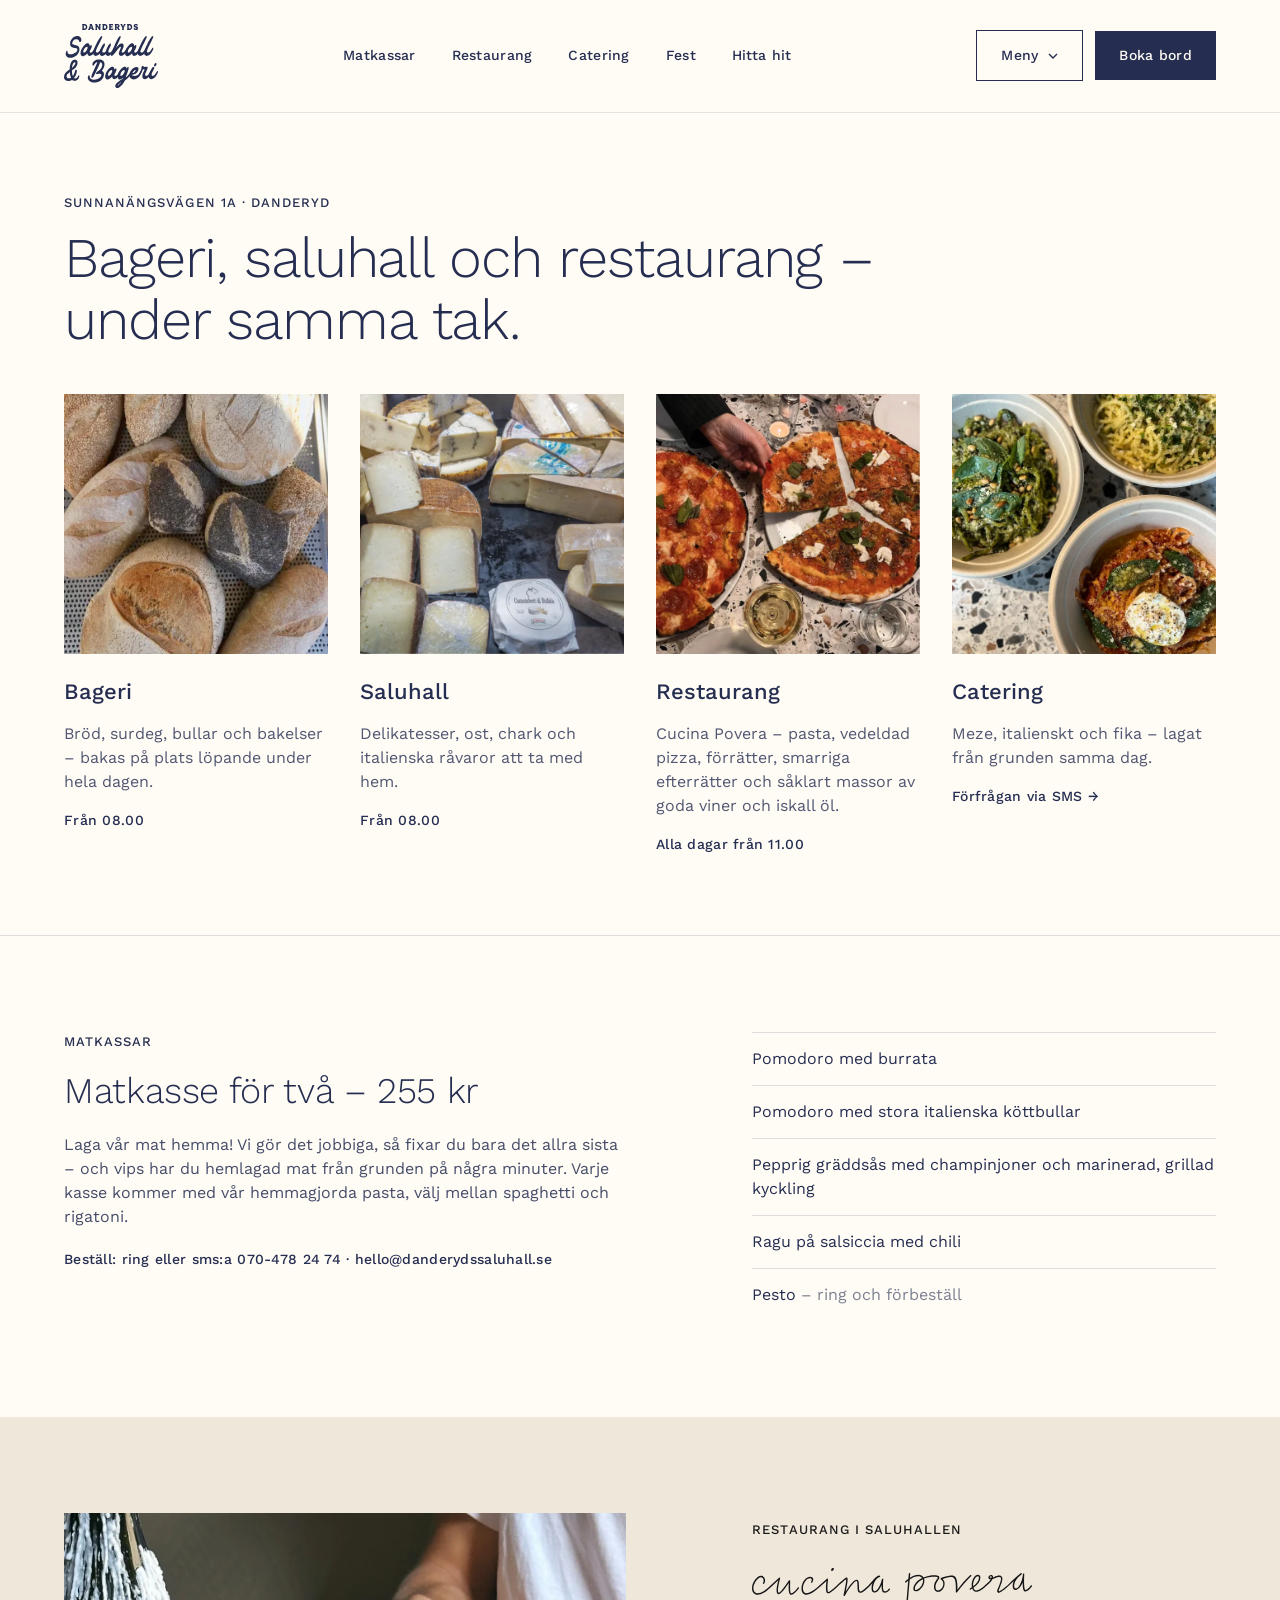
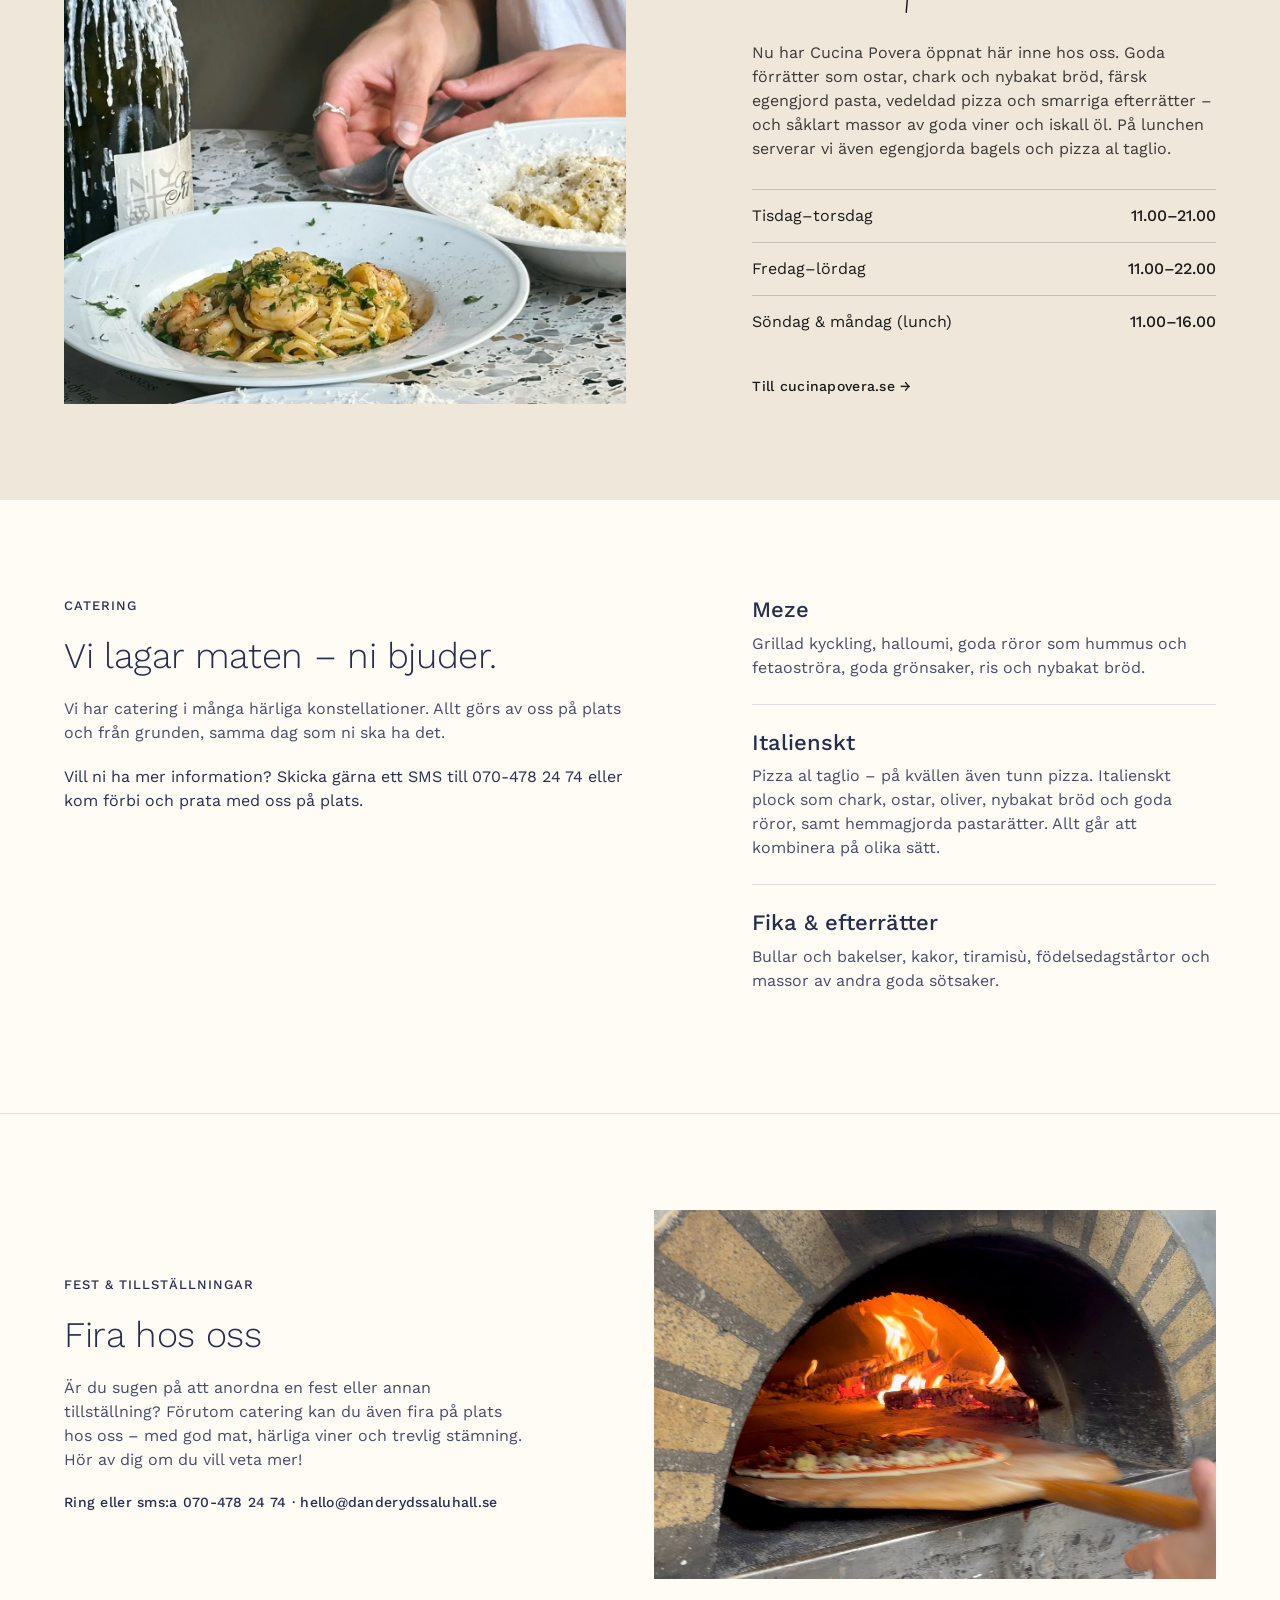
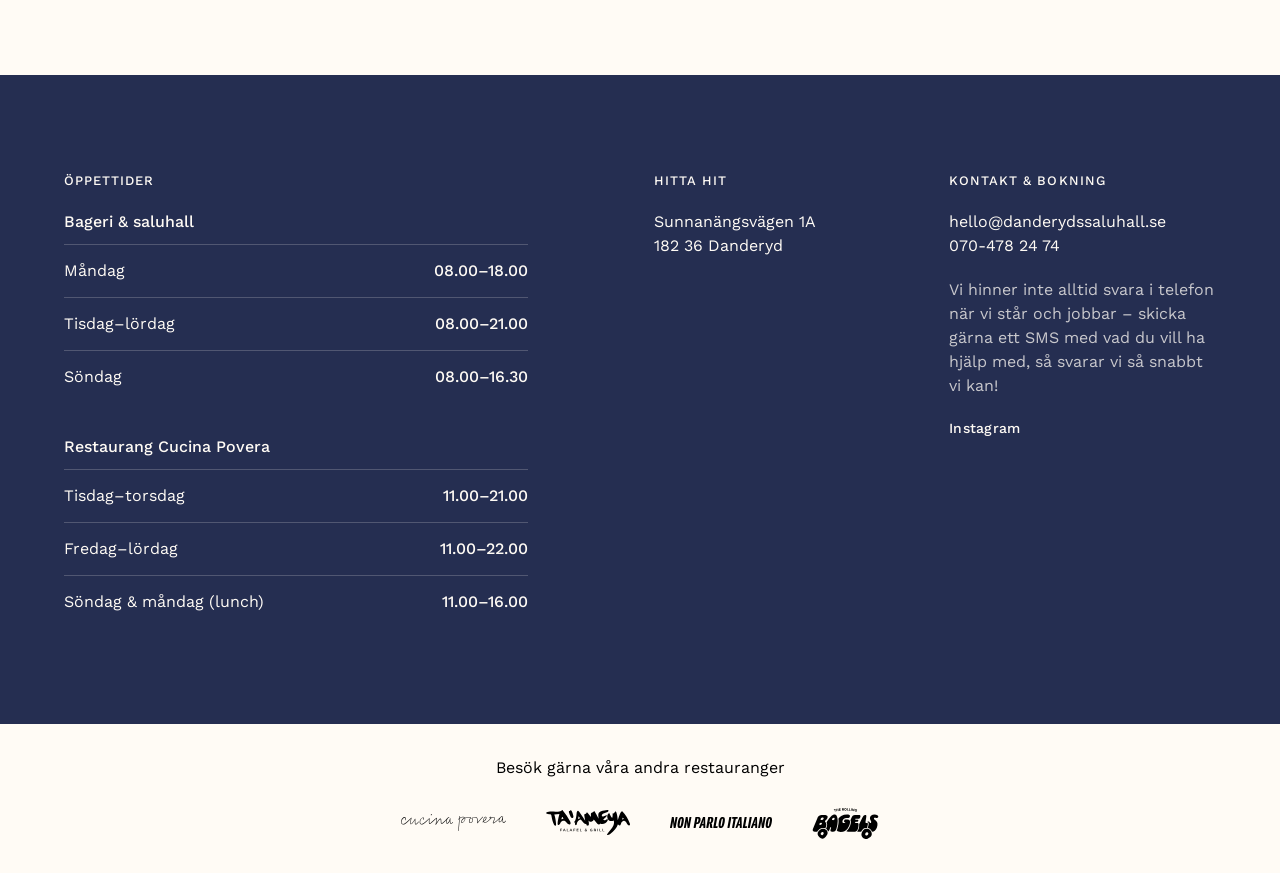
<file: index.html>
<!DOCTYPE html>
<html lang="sv">
<head>
  <meta charset="utf-8">
  <title>Danderyds Bageri &amp; Saluhall</title>
  <meta content="Bageri, saluhall och restaurang under samma tak på Sunnanängsvägen 1A i Danderyd. Matkassar, catering och fest." name="description">
  <meta content="Danderyds Bageri &amp; Saluhall" property="og:title">
  <meta content="Bageri, saluhall och restaurang under samma tak på Sunnanängsvägen 1A i Danderyd." property="og:description">
  <meta content="https://cdn.prod.website-files.com/68fa24e4e264a48908ae8956/68fa2c90abd65d5f621aa217_Frame%2064.jpg" property="og:image">
  <meta content="Danderyds Bageri &amp; Saluhall" property="twitter:title">
  <meta content="Bageri, saluhall och restaurang under samma tak på Sunnanängsvägen 1A i Danderyd." property="twitter:description">
  <meta property="og:type" content="website">
  <meta content="summary_large_image" name="twitter:card">
  <meta content="width=device-width, initial-scale=1" name="viewport">
  <!-- Döljer innehåll som tonas in först när vi vet att JS körs. Om site.js inte
       har startat intoningarna inom 3 sekunder visas allt direkt i stället. -->
  <script>
    document.documentElement.classList.add('js');
    setTimeout(function () {
      if (!document.documentElement.classList.contains('reveal-ready')) document.documentElement.classList.remove('js');
    }, 3000);
  </script>
  <link href="https://fonts.googleapis.com" rel="preconnect">
  <link href="https://fonts.gstatic.com" rel="preconnect" crossorigin="anonymous">
  <link href="https://fonts.googleapis.com/css2?family=Work+Sans:wght@300;400;500&amp;display=swap" rel="stylesheet">
  <link href="css/site.css?v=7" rel="stylesheet">
  <link href="images/favicon.png" rel="shortcut icon" type="image/x-icon">
  <link href="images/webclip.png" rel="apple-touch-icon">
  <script src="js/site.js?v=4" defer></script>
</head>
<body>
  <header class="nav">
    <div class="container nav_inner">
      <a href="#top" class="nav_logo brand-logo" aria-label="Danderyds Bageri &amp; Saluhall – till toppen">
        <img src="images/v2/logo-saluhall-bageri.svg" alt="" class="brand-logo_main">
        <img src="images/v2/logo-danderyds.svg" alt="" class="brand-logo_top">
      </a>

      <nav class="nav_links" aria-label="Sidans delar">
        <a href="#matkassar" class="nav_link">Matkassar</a>
        <a href="#restaurang" class="nav_link">Restaurang</a>
        <a href="#catering" class="nav_link">Catering</a>
        <a href="#fest" class="nav_link">Fest</a>
        <a href="#hitta-hit" class="nav_link">Hitta hit</a>
      </nav>

      <div class="nav_right">
        <div class="nav_menu">
          <button type="button" class="button is-outline nav_menu-button" aria-expanded="false" aria-controls="meny-dropdown" data-dropdown-toggle>
            Meny
            <img src="images/v2/chevron.svg" alt="" width="10" height="6" class="nav_chevron">
          </button>
          <div class="nav_dropdown" id="meny-dropdown" hidden>
            <a href="documents/lunchmeny.pdf" target="_blank" rel="noopener" class="nav_dropdown-link">Lunchmeny</a>
            <a href="documents/middagsmeny.pdf" target="_blank" rel="noopener" class="nav_dropdown-link">Middagsmeny</a>
          </div>
        </div>
        <a href="#kontakt" class="button nav_book">Boka bord</a>
        <button type="button" class="nav_burger" aria-expanded="false" aria-controls="mobilmeny" aria-label="Öppna meny" data-mobile-toggle>
          <span class="nav_burger-bar"></span>
          <span class="nav_burger-bar"></span>
          <span class="nav_burger-bar"></span>
        </button>
      </div>
    </div>

    <div class="mobile-menu" id="mobilmeny" hidden>
      <nav class="mobile-menu_links" aria-label="Meny">
        <a href="#matkassar" class="mobile-menu_link">Matkassar <span aria-hidden="true">→</span></a>
        <a href="#restaurang" class="mobile-menu_link">Restaurang <span aria-hidden="true">→</span></a>
        <a href="#catering" class="mobile-menu_link">Catering <span aria-hidden="true">→</span></a>
        <a href="#fest" class="mobile-menu_link">Fest <span aria-hidden="true">→</span></a>
        <a href="#hitta-hit" class="mobile-menu_link">Hitta hit <span aria-hidden="true">→</span></a>
        <a href="documents/lunchmeny.pdf" target="_blank" rel="noopener" class="mobile-menu_link">Lunchmeny <span aria-hidden="true">→</span></a>
        <a href="documents/middagsmeny.pdf" target="_blank" rel="noopener" class="mobile-menu_link">Middagsmeny <span aria-hidden="true">→</span></a>
      </nav>
      <div class="mobile-menu_contact">
        <a href="mailto:hello@danderydssaluhall.se" class="text-link">hello@danderydssaluhall.se</a>
        <a href="tel:+46704782474" class="text-link">070-478 24 74</a>
      </div>
    </div>
  </header>

  <!-- "#top" utan element med det id:t går till sidans topp -->
  <main>
    <section class="hero">
      <div class="container">
        <div class="hero_heading">
          <p class="eyebrow" data-reveal="up">Sunnanängsvägen 1A · Danderyd</p>
          <h1 class="heading-xl" data-reveal="up">Bageri, saluhall och restaurang – under samma tak.</h1>
        </div>

        <div class="hero_cards">
          <article class="hero_card" data-reveal="card">
            <picture class="hero_card-image">
              <source media="(max-width: 767px)" srcset="images/v2/bageri-mobil.webp">
              <img src="images/v2/bageri.webp" alt="Nybakade surdegsbröd på en plåt" class="is-bottom">
            </picture>
            <div class="hero_card-text">
              <h2 class="hero_card-title">Bageri</h2>
              <p class="hero_card-body">Bröd, surdeg, bullar och bakelser – bakas på plats löpande under hela dagen.</p>
              <p class="text-small">Från 08.00</p>
            </div>
          </article>

          <article class="hero_card" data-reveal="card">
            <picture class="hero_card-image">
              <img src="images/v2/saluhall.webp" alt="Ostar och delikatesser i saluhallen">
            </picture>
            <div class="hero_card-text">
              <h2 class="hero_card-title">Saluhall</h2>
              <p class="hero_card-body">Delikatesser, ost, chark och italienska råvaror att ta med hem.</p>
              <p class="text-small">Från 08.00</p>
            </div>
          </article>

          <article class="hero_card" data-reveal="card">
            <picture class="hero_card-image">
              <img src="images/v2/restaurang.webp" alt="Pizza och förrätter på Cucina Povera">
            </picture>
            <div class="hero_card-text">
              <h2 class="hero_card-title">Restaurang</h2>
              <p class="hero_card-body">Cucina Povera – pasta, vedeldad pizza, förrätter, smarriga efterrätter och såklart massor av goda viner och iskall öl.</p>
              <p class="text-small">Alla dagar från 11.00</p>
            </div>
          </article>

          <article class="hero_card" data-reveal="card">
            <picture class="hero_card-image">
              <img src="images/v2/catering.webp" alt="Tre skålar med hemmagjord pasta">
            </picture>
            <div class="hero_card-text">
              <h2 class="hero_card-title">Catering</h2>
              <p class="hero_card-body">Meze, italienskt och fika – lagat från grunden samma dag.</p>
              <a href="sms:+46704782474" class="text-small link-arrow"><span class="link-arrow_text">Förfrågan via SMS</span> <span class="link-arrow_icon" aria-hidden="true">→</span></a>
            </div>
          </article>
        </div>
      </div>
    </section>

    <section class="section has-border" id="matkassar">
      <div class="container split">
        <div class="stack">
          <p class="eyebrow" data-reveal="up">Matkassar</p>
          <h2 class="heading-l" data-reveal="up">Matkasse för två – 255 kr</h2>
          <p class="text-muted" data-reveal="up">Laga vår mat hemma! Vi gör det jobbiga, så fixar du bara det allra sista – och vips har du hemlagad mat från grunden på några minuter. Varje kasse kommer med vår hemmagjorda pasta, välj mellan spaghetti och rigatoni.</p>
          <p class="text-small" data-reveal="up">Beställ: ring eller sms:a <a href="tel:+46704782474" class="text-link">070-478 24 74</a> · <a href="mailto:hello@danderydssaluhall.se" class="text-link">hello@danderydssaluhall.se</a></p>
        </div>

        <ul class="rows" aria-label="Såser" data-reveal="lines">
          <li class="rows_row">Pomodoro med burrata</li>
          <li class="rows_row">Pomodoro med stora italienska köttbullar</li>
          <li class="rows_row">Pepprig gräddsås med champinjoner och marinerad, grillad kyckling</li>
          <li class="rows_row">Ragu på salsiccia med chili</li>
          <li class="rows_row">
            <span>Pesto <span class="rows_note">– ring och förbeställ</span></span>
          </li>
        </ul>
      </div>
    </section>

    <section class="section is-beige" id="restaurang">
      <div class="container split is-center">
        <div class="restaurant_image" data-reveal="image">
          <img src="images/v2/cucina-povera-restaurang.webp" alt="Pasta med räkor på Cucina Povera" loading="lazy">
        </div>

        <div class="stack restaurant_text">
          <p class="eyebrow" data-reveal="up">Restaurang i saluhallen</p>
          <div class="cp-logo" role="img" aria-label="Cucina Povera" data-reveal="up">
            <img src="images/v2/cucina-povera-logo-1.svg" alt="" class="cp-logo_a">
            <img src="images/v2/cucina-povera-logo-2.svg" alt="" class="cp-logo_b">
          </div>
          <p class="text-muted" data-reveal="up">Nu har Cucina Povera öppnat här inne hos oss. Goda förrätter som ostar, chark och nybakat bröd, färsk egengjord pasta, vedeldad pizza och smarriga efterrätter – och såklart massor av goda viner och iskall öl. På lunchen serverar vi även egengjorda bagels och pizza al taglio.</p>
          <dl class="rows" data-reveal="lines">
            <div class="rows_row">
              <dt>Tisdag–torsdag</dt>
              <dd>11.00–21.00</dd>
            </div>
            <div class="rows_row">
              <dt>Fredag–lördag</dt>
              <dd>11.00–22.00</dd>
            </div>
            <div class="rows_row">
              <dt>Söndag &amp; måndag (lunch)</dt>
              <dd>11.00–16.00</dd>
            </div>
          </dl>
          <a href="https://www.cucinapovera.se" target="_blank" rel="noopener" class="text-small link-arrow" data-reveal="up"><span class="link-arrow_text">Till cucinapovera.se</span> <span class="link-arrow_icon" aria-hidden="true">→</span></a>
        </div>
      </div>
    </section>

    <section class="section" id="catering">
      <div class="container split">
        <div class="stack">
          <p class="eyebrow" data-reveal="up">Catering</p>
          <h2 class="heading-l" data-reveal="up">Vi lagar maten – ni bjuder.</h2>
          <p class="text-muted" data-reveal="up">Vi har catering i många härliga konstellationer. Allt görs av oss på plats och från grunden, samma dag som ni ska ha det.</p>
          <p data-reveal="up">Vill ni ha mer information? Skicka gärna ett SMS till <a href="sms:+46704782474" class="text-link">070-478 24 74</a> eller kom förbi och prata med oss på plats.</p>
        </div>

        <div class="packages" data-reveal="lines">
          <div class="packages_item">
            <h3 class="heading-s">Meze</h3>
            <p class="text-muted">Grillad kyckling, halloumi, goda röror som hummus och fetaoströra, goda grönsaker, ris och nybakat bröd.</p>
          </div>
          <div class="packages_item">
            <h3 class="heading-s">Italienskt</h3>
            <p class="text-muted">Pizza al taglio – på kvällen även tunn pizza. Italienskt plock som chark, ostar, oliver, nybakat bröd och goda röror, samt hemmagjorda pastarätter. Allt går att kombinera på olika sätt.</p>
          </div>
          <div class="packages_item">
            <h3 class="heading-s">Fika &amp; efterrätter</h3>
            <p class="text-muted">Bullar och bakelser, kakor, tiramisù, födelsedagstårtor och massor av andra goda sötsaker.</p>
          </div>
        </div>
      </div>
    </section>

    <section class="section has-border" id="fest">
      <div class="container split is-reverse is-center">
        <div class="stack">
          <p class="eyebrow" data-reveal="up">Fest &amp; tillställningar</p>
          <h2 class="heading-l" data-reveal="up">Fira hos oss</h2>
          <p class="text-muted" data-reveal="up">Är du sugen på att anordna en fest eller annan tillställning? Förutom catering kan du även fira på plats hos oss – med god mat, härliga viner och trevlig stämning. Hör av dig om du vill veta mer!</p>
          <p class="text-small" data-reveal="up">Ring eller sms:a <a href="tel:+46704782474" class="text-link">070-478 24 74</a> · <a href="mailto:hello@danderydssaluhall.se" class="text-link">hello@danderydssaluhall.se</a></p>
        </div>

        <div class="party_image" data-reveal="image">
          <video src="images/v2/fest.mp4" poster="images/v2/fest-poster.jpg" autoplay muted loop playsinline preload="auto" aria-hidden="true"></video>
        </div>
      </div>
    </section>

    <section class="section is-navy" id="kontakt">
      <div class="container contact">
        <div class="stack">
          <h2 class="eyebrow" data-reveal="up">Öppettider</h2>
          <div class="hours">
            <h3 class="hours_heading" data-reveal="up">Bageri &amp; saluhall</h3>
            <dl class="rows" data-reveal="lines">
              <div class="rows_row">
                <dt>Måndag</dt>
                <dd>08.00–18.00</dd>
              </div>
              <div class="rows_row">
                <dt>Tisdag–lördag</dt>
                <dd>08.00–21.00</dd>
              </div>
              <div class="rows_row">
                <dt>Söndag</dt>
                <dd>08.00–16.30</dd>
              </div>
            </dl>
            <h3 class="hours_heading" data-reveal="up">Restaurang Cucina Povera</h3>
            <dl class="rows" data-reveal="lines">
              <div class="rows_row">
                <dt>Tisdag–torsdag</dt>
                <dd>11.00–21.00</dd>
              </div>
              <div class="rows_row">
                <dt>Fredag–lördag</dt>
                <dd>11.00–22.00</dd>
              </div>
              <div class="rows_row">
                <dt>Söndag &amp; måndag (lunch)</dt>
                <dd>11.00–16.00</dd>
              </div>
            </dl>
          </div>
        </div>

        <div class="stack contact_find" id="hitta-hit">
          <h2 class="eyebrow" data-reveal="up">Hitta hit</h2>
          <a href="https://share.google/jYJMbPsp9qEdQGyt3" target="_blank" rel="noopener" class="link-lines" data-reveal="up"><span class="text-link">Sunnanängsvägen 1A<br>182 36 Danderyd</span></a>
        </div>

        <div class="stack contact_reach">
          <h2 class="eyebrow" data-reveal="up">Kontakt &amp; bokning</h2>
          <p data-reveal="up">
            <a href="mailto:hello@danderydssaluhall.se" class="text-link">hello@danderydssaluhall.se</a><br>
            <a href="tel:+46704782474" class="text-link">070-478 24 74</a>
          </p>
          <p class="text-muted" data-reveal="up">Vi hinner inte alltid svara i telefon när vi står och jobbar – skicka gärna ett SMS med vad du vill ha hjälp med, så svarar vi så snabbt vi kan!</p>
          <a href="https://www.instagram.com/danderydssaluhall/" target="_blank" rel="noopener" class="text-small text-link" data-reveal="up">Instagram</a>
        </div>
      </div>
    </section>
  </main>

  <footer class="restaurant-banner">
    <p class="restaurant-banner_heading" data-reveal="up">Besök gärna våra andra restauranger</p>
    <div class="restaurant-banner_logos" data-reveal="up">
      <a href="https://www.cucinapovera.se" target="_blank" rel="noopener" class="restaurant-banner_link restaurant-banner_logo-cucina" aria-label="Cucina Povera">
        <img src="images/v2/banner-cucina-povera-1.svg" alt="" class="cp-logo_a">
        <img src="images/v2/banner-cucina-povera-2.svg" alt="" class="cp-logo_b">
      </a>
      <a href="https://www.taameya.se" target="_blank" rel="noopener" class="restaurant-banner_link"><img src="images/v2/banner-taameya.svg" alt="Ta'ameya Falafel &amp; Grill" width="84" height="25"></a>
      <a href="https://www.nonparloitaliano.se" target="_blank" rel="noopener" class="restaurant-banner_link"><img src="images/v2/banner-non-parlo-italiano.svg" alt="Non Parlo Italiano" width="102" height="11"></a>
      <a href="https://www.instagram.com/therollingbagels/" target="_blank" rel="noopener" class="restaurant-banner_link"><img src="images/v2/banner-rolling-bagels.svg" alt="The Rolling Bagels – Instagram" width="67" height="37"></a>
    </div>
  </footer>
</body>
</html>
</file>
<file: css/site.css>
/* Danderyds Bageri & Saluhall – startsida v2 (Figma: Real Food Company, Frame 65)
   Desktop följer 1440-ramen, mobil följer 390-ramen. Mellanlägen skalar proportionerligt. */

:root {
  --navy: #252e51;
  --cream: #fffbf5;
  --beige: #efe7da;
  --ink: #1a1a1a;

  --gutter: 64px;
  --section-y: 96px;
  --nav-h: 113px;

  /* Lugn inbromsning, ingen studs */
  --ease: cubic-bezier(0.22, 1, 0.36, 1);

  /* Färger per sektion, skrivs över av .is-beige och .is-navy */
  --text: var(--navy);
  --muted: rgba(37, 46, 81, 0.85);
  --line: rgba(37, 46, 81, 0.15);
}

*,
*::before,
*::after {
  box-sizing: border-box;
}

html {
  scroll-behavior: smooth;
  scroll-padding-top: 16px;
}

@media (prefers-reduced-motion: reduce) {
  html {
    scroll-behavior: auto;
  }

  *,
  *::before,
  *::after {
    transition-duration: 0.01ms !important;
    transition-delay: 0ms !important;
  }
}

body {
  margin: 0;
  background-color: var(--cream);
  color: var(--text);
  font-family: "Work Sans", system-ui, sans-serif;
  font-size: 16px;
  font-weight: 400;
  line-height: 1.5;
  -webkit-font-smoothing: antialiased;
  -moz-osx-font-smoothing: grayscale;
  text-rendering: optimizeLegibility;
}

body.is-locked {
  overflow: hidden;
}

h1,
h2,
h3,
p,
ul,
dl,
dd {
  margin: 0;
}

ul {
  padding: 0;
  list-style: none;
}

img {
  display: block;
  max-width: 100%;
}

a {
  color: inherit;
  text-decoration: none;
}

button {
  font: inherit;
  color: inherit;
}

:focus-visible {
  outline: 2px solid currentColor;
  outline-offset: 3px;
}

/* ---------- Layout ---------- */

.container {
  width: 100%;
  max-width: calc(1312px + 2 * var(--gutter));
  margin-inline: auto;
  padding-inline: var(--gutter);
}

.section {
  padding-block: var(--section-y);
  color: var(--text);
}

.section.has-border {
  border-top: 1px solid var(--line);
}

.section.is-beige {
  --text: var(--ink);
  --muted: rgba(26, 26, 26, 0.85);
  --line: rgba(26, 26, 26, 0.2);
  background-color: var(--beige);
}

.section.is-navy {
  --text: var(--cream);
  --muted: rgba(255, 251, 245, 0.75);
  --line: rgba(255, 251, 245, 0.2);
  background-color: var(--navy);
}

/* Två kolumner 640 / 528 med 144 emellan vid 1312 bredd */
.split {
  display: grid;
  grid-template-columns: minmax(0, 640fr) minmax(0, 528fr);
  column-gap: 10.975%;
  align-items: start;
}

.split.is-center {
  align-items: center;
}

.split.is-reverse {
  grid-template-columns: minmax(0, 528fr) minmax(0, 640fr);
}

.stack {
  display: flex;
  flex-direction: column;
  align-items: flex-start;
  row-gap: 20px;
}

/* ---------- Typografi ---------- */

.eyebrow {
  font-size: 13px;
  font-weight: 500;
  line-height: 1.5;
  letter-spacing: 0.08em;
  text-transform: uppercase;
}

.heading-xl {
  font-size: 56px;
  font-weight: 300;
  line-height: 1.1;
  letter-spacing: -0.02em;
}

.heading-l {
  font-size: 36px;
  font-weight: 300;
  line-height: 1.15;
  letter-spacing: -0.01em;
}

.heading-s {
  font-size: 22px;
  font-weight: 500;
  line-height: 1.25;
}

.text-muted {
  color: var(--muted);
}

.text-small {
  font-size: 14px;
  font-weight: 500;
  line-height: 1.5;
  letter-spacing: 0.02em;
}

/* Understrykning som dras fram från vänster */
.text-link,
.nav_link,
.link-arrow_text {
  background-image: linear-gradient(currentColor, currentColor);
  background-position: 0 100%;
  background-repeat: no-repeat;
  background-size: 0 1px;
  -webkit-box-decoration-break: clone;
  box-decoration-break: clone;
  transition: background-size 0.5s var(--ease);
}

.text-link:hover,
.nav_link:hover,
.link-arrow:hover .link-arrow_text,
.link-lines:hover .text-link {
  background-size: 100% 1px;
}

.link-arrow_icon {
  display: inline-block;
  transition: transform 0.5s var(--ease);
}

.link-arrow:hover .link-arrow_icon {
  transform: translateX(4px);
}

/* ---------- Knappar ---------- */

.button {
  display: inline-flex;
  align-items: center;
  column-gap: 10px;
  padding: 14px 24px;
  border: 0;
  background-color: var(--navy);
  color: var(--cream);
  font-size: 14px;
  font-weight: 500;
  line-height: 1.5;
  letter-spacing: 0.02em;
  white-space: nowrap;
  cursor: pointer;
  transition: background-color 0.35s var(--ease);
}

.button:hover {
  background-color: #1b2240;
}

.button.is-outline {
  border: 1px solid var(--navy);
  background-color: transparent;
  color: var(--navy);
}

.button.is-outline:hover,
.button.is-outline[aria-expanded="true"] {
  background-color: rgba(37, 46, 81, 0.06);
}

/* ---------- Logotyper som består av två delar ---------- */

.brand-logo {
  position: relative;
  display: block;
  flex-shrink: 0;
  width: 94.154px;
  aspect-ratio: 94.154 / 64;
}

.brand-logo img,
.cp-logo img,
.restaurant-banner_logo-cucina img {
  position: absolute;
  max-width: none;
}

.brand-logo_main {
  inset: 19.39% 0 0 0;
  width: 100%;
  height: 80.61%;
}

.brand-logo_top {
  top: 0;
  left: 19.14%;
  width: 59.67%;
  height: 9%;
}

.cp-logo,
.restaurant-banner_logo-cucina {
  position: relative;
  display: block;
  aspect-ratio: 280 / 45.333;
}

.cp-logo {
  width: 280px;
}

.cp-logo_a {
  top: 0;
  left: 0;
  width: 49.07%;
  height: 61.91%;
}

.cp-logo_b {
  top: 12.91%;
  left: 54.38%;
  width: 45.62%;
  height: 87.1%;
}

/* ---------- Navigering ---------- */

.nav {
  position: relative;
  z-index: 20;
  background-color: var(--cream);
  border-bottom: 1px solid rgba(37, 46, 81, 0.12);
}

.nav_inner {
  display: flex;
  align-items: center;
  justify-content: space-between;
  column-gap: 32px;
  padding-block: 24px;
}

.nav_links {
  display: flex;
  align-items: center;
  column-gap: 36px;
  font-size: 14px;
  font-weight: 500;
  line-height: 1.5;
  letter-spacing: 0.02em;
  white-space: nowrap;
}

.nav_right {
  display: flex;
  align-items: center;
  column-gap: 12px;
}

.nav_menu {
  position: relative;
}

.nav_chevron {
  transition: transform 0.4s var(--ease);
}

.nav_menu-button[aria-expanded="true"] .nav_chevron {
  transform: rotate(180deg);
}

.nav_dropdown {
  position: absolute;
  top: calc(100% + 8px);
  right: 0;
  width: 220px;
  padding: 6px 24px;
  border: 1px solid rgba(37, 46, 81, 0.15);
  background-color: var(--cream);
  opacity: 0;
  transform: translateY(-6px);
  transition: opacity 0.25s ease, transform 0.4s var(--ease);
}

.nav_dropdown.is-open {
  opacity: 1;
  transform: none;
}

.nav_dropdown[hidden] {
  display: none;
}

.nav_dropdown-link {
  display: block;
  padding-block: 16px;
  font-size: 16px;
  font-weight: 500;
  line-height: 1.5;
  transition: transform 0.5s var(--ease), opacity 0.3s ease;
}

.nav_dropdown-link + .nav_dropdown-link {
  border-top: 1px solid rgba(37, 46, 81, 0.15);
}

.nav_dropdown-link:hover {
  transform: translateX(4px);
  opacity: 0.7;
}

.nav_burger {
  position: relative;
  display: none;
  width: 24px;
  height: 24px;
  padding: 0;
  border: 0;
  background: none;
  cursor: pointer;
}

.nav_burger-bar {
  position: absolute;
  left: 0;
  width: 24px;
  height: 1.5px;
  background-color: var(--navy);
  transition: transform 0.45s var(--ease), opacity 0.25s ease;
}

.nav_burger-bar:nth-child(1) {
  top: 5px;
}

.nav_burger-bar:nth-child(2) {
  top: 11px;
}

.nav_burger-bar:nth-child(3) {
  top: 17px;
}

/* Kryss när mobilmenyn är öppen */
.nav_burger[aria-expanded="true"] .nav_burger-bar:nth-child(1) {
  transform: translateY(6px) rotate(45deg);
}

.nav_burger[aria-expanded="true"] .nav_burger-bar:nth-child(2) {
  opacity: 0;
}

.nav_burger[aria-expanded="true"] .nav_burger-bar:nth-child(3) {
  transform: translateY(-6px) rotate(-45deg);
}

/* ---------- Mobilmeny ---------- */

.mobile-menu {
  position: fixed;
  top: var(--nav-h);
  right: 0;
  bottom: 0;
  left: 0;
  overflow-y: auto;
  padding: 24px var(--gutter) 48px;
  background-color: var(--cream);
  opacity: 0;
  transition: opacity 0.3s ease;
}

.mobile-menu.is-open {
  opacity: 1;
}

.mobile-menu[hidden] {
  display: none;
}

.mobile-menu_link {
  display: flex;
  align-items: center;
  justify-content: space-between;
  padding-block: 18px;
  border-bottom: 1px solid rgba(37, 46, 81, 0.15);
  font-size: 28px;
  font-weight: 300;
  line-height: 1.15;
  letter-spacing: -0.01em;
}

.mobile-menu_link span {
  font-size: 18px;
  font-weight: 400;
  line-height: 1.5;
  transition: transform 0.5s var(--ease);
}

.mobile-menu_link:hover span {
  transform: translateX(4px);
}

.mobile-menu_contact {
  display: flex;
  flex-direction: column;
  align-items: flex-start;
  row-gap: 16px;
  padding-top: 32px;
}

/* Länkarna glider upp en i taget när menyn öppnas, stänger utan fördröjning */
.mobile-menu_link,
.mobile-menu_contact {
  opacity: 0;
  transform: translateY(10px);
  transition: opacity 0.3s ease, transform 0.5s var(--ease);
}

.mobile-menu.is-open .mobile-menu_link,
.mobile-menu.is-open .mobile-menu_contact {
  opacity: 1;
  transform: none;
  transition: opacity 0.6s var(--ease), transform 0.8s var(--ease);
  transition-delay: calc(80ms + var(--i, 0) * 45ms);
}

/* ---------- Hero ---------- */

.hero {
  padding-block: 80px;
}

.hero_heading {
  display: flex;
  flex-direction: column;
  row-gap: 16px;
  max-width: 864px;
  margin-bottom: 42px;
}

.hero_cards {
  display: grid;
  grid-template-columns: repeat(4, minmax(0, 1fr));
  column-gap: 32px;
  row-gap: 40px;
}

.hero_card {
  display: flex;
  flex-direction: column;
  row-gap: 16px;
}

.hero_card-image {
  display: block;
  aspect-ratio: 304 / 300;
  overflow: hidden;
}

.hero_card-image img {
  width: 100%;
  height: 100%;
  object-fit: cover;
}

.hero_card-text {
  display: flex;
  flex-direction: column;
  align-items: flex-start;
  row-gap: 16px;
}

.hero_card-title {
  padding-top: 8px;
  font-size: 22px;
  font-weight: 500;
  line-height: 1.25;
}

.hero_card-body {
  color: rgba(37, 46, 81, 0.8);
}

/* ---------- Rader (såser, öppettider) ---------- */

.rows {
  width: 100%;
}

.rows_row {
  position: relative;
  display: flex;
  justify-content: space-between;
  column-gap: 24px;
  padding-block: 14px;
  border-top: 1px solid transparent;
}

/* Linjen är ett eget lager ovanpå den genomskinliga kanten så att den kan
   ritas fram, se Intoningar */
.rows_row::before,
.packages_item + .packages_item::before {
  content: "";
  position: absolute;
  top: -1px;
  right: 0;
  left: 0;
  height: 1px;
  background-color: var(--line);
  transform-origin: left center;
}

.rows dd {
  font-weight: 500;
  white-space: nowrap;
}

.rows_note {
  color: rgba(37, 46, 81, 0.6);
  white-space: nowrap;
}

/* ---------- Restaurang ---------- */

.restaurant_image {
  aspect-ratio: 640 / 560;
  overflow: hidden;
}

.restaurant_image img {
  width: 100%;
  height: 100%;
  object-fit: cover;
  object-position: 50% 81%;
}

.restaurant_text {
  row-gap: 28px;
}

/* ---------- Catering ---------- */

.packages_item {
  position: relative;
  display: flex;
  flex-direction: column;
  row-gap: 8px;
  padding-block: 24px;
  border-top: 1px solid transparent;
}

.packages_item:first-child {
  padding-top: 0;
  border-top: 0;
}

/* ---------- Fest ---------- */

.party_image {
  aspect-ratio: 640 / 420;
  overflow: hidden;
  background-color: rgba(37, 46, 81, 0.08);
}

.party_image video {
  display: block;
  width: 100%;
  height: 100%;
  object-fit: cover;
}

/* ---------- Öppettider & kontakt ---------- */

.hours {
  width: 100%;
}

.hours_heading {
  padding-bottom: 10px;
  font-size: 16px;
  font-weight: 500;
  line-height: 1.5;
}

.hours_heading:not(:first-child) {
  padding-top: 32px;
}

/* 528 / 448 / 336 med 144 och 32 luft till vänster om kolumn två och tre */
.contact {
  display: grid;
  grid-template-columns: minmax(0, 528fr) minmax(0, 448fr) minmax(0, 336fr);
  align-items: start;
}

.contact_find {
  padding-left: 32.14%;
}

.contact_reach {
  padding-left: 9.52%;
}

/* ---------- Banner: Besök gärna våra andra restauranger ---------- */

.restaurant-banner {
  display: flex;
  flex-direction: column;
  align-items: center;
  row-gap: 24px;
  padding: 32px var(--gutter);
  background-color: var(--cream);
  color: #000;
}

.restaurant-banner_heading {
  text-align: center;
}

.restaurant-banner_logos {
  display: flex;
  flex-wrap: wrap;
  align-items: center;
  justify-content: center;
  column-gap: 40px;
  row-gap: 20px;
}

.restaurant-banner_link {
  display: block;
  transition: opacity 0.2s ease;
}

.restaurant-banner_link:hover {
  opacity: 0.6;
}

.restaurant-banner_logo-cucina {
  width: 105px;
}

/* ---------- Intoningar ----------
   Gäller bara när JS körs (klassen .js sätts i <head>). site.js lägger till
   .is-visible när elementet kommer in i bild och sätter --reveal-delay så
   att syskon kommer en i taget. */

.hero_cards {
  --reveal-base: 220ms;
}

/* Högerkolumnen kommer strax efter vänsterkolumnen */
.split > [data-reveal="lines"],
.split.is-reverse > [data-reveal="image"],
.contact_find {
  --reveal-base: 140ms;
}

.contact_reach {
  --reveal-base: 280ms;
}

/* Text och block: tonas in och glider upp en liten bit */
.js [data-reveal="up"],
.js [data-reveal="card"] {
  opacity: 0;
  transform: translateY(16px);
  transition: opacity 1s var(--ease), transform 1.2s var(--ease);
  transition-delay: calc(var(--reveal-base, 0ms) + var(--reveal-delay, 0ms));
}

/* Bilder: tonas in och sätter sig från en lätt inzoomning */
.js [data-reveal="image"] {
  opacity: 0;
  transition: opacity 1.2s var(--ease);
  transition-delay: calc(var(--reveal-base, 0ms) + var(--reveal-delay, 0ms));
}

.js [data-reveal="image"] img,
.js [data-reveal="image"] video,
.js [data-reveal="card"] img {
  transform: scale(1.06);
  transition: transform 1.8s var(--ease);
  transition-delay: calc(var(--reveal-base, 0ms) + var(--reveal-delay, 0ms));
}

/* Rader: texten tonas in och linjen ritas fram från vänster, rad för rad */
.js [data-reveal="lines"] > * {
  opacity: 0;
  transition: opacity 0.9s var(--ease);
  transition-delay: calc(var(--reveal-base, 0ms) + var(--row-delay, 0ms) + 120ms);
}

.js [data-reveal="lines"] > *::before {
  transform: scaleX(0);
  transition: transform 1.3s var(--ease);
  transition-delay: calc(var(--reveal-base, 0ms) + var(--row-delay, 0ms));
}

.js [data-reveal].is-visible,
.js [data-reveal="lines"].is-visible > * {
  opacity: 1;
  transform: none;
}

.js [data-reveal].is-visible img,
.js [data-reveal].is-visible video,
.js [data-reveal="lines"].is-visible > *::before {
  transform: none;
}

/* Utskrift: allt ska synas även om man inte har scrollat dit */
@media print {
  .js [data-reveal],
  .js [data-reveal] img,
  .js [data-reveal="lines"] > *,
  .js [data-reveal="lines"] > *::before {
    opacity: 1 !important;
    transform: none !important;
    transition: none !important;
  }
}

/* ---------- Surfplatta ---------- */

@media screen and (max-width: 1023px) {
  :root {
    --gutter: 40px;
    --section-y: 72px;
    --nav-h: 81px;
  }

  .nav {
    position: sticky;
    top: 0;
  }

  .nav_inner {
    padding-block: 16px;
  }

  .brand-logo {
    width: 70.616px;
  }

  .nav_links,
  .nav_menu {
    display: none;
  }

  .nav_right {
    column-gap: 20px;
  }

  .nav_book {
    padding: 10px 18px;
  }

  .nav_burger {
    display: block;
  }

  html {
    scroll-padding-top: calc(var(--nav-h) + 8px);
  }

  .hero {
    padding-block: 56px;
  }

  .heading-xl {
    font-size: 44px;
  }

  .heading-l {
    font-size: 32px;
  }

  .hero_cards {
    grid-template-columns: repeat(2, minmax(0, 1fr));
  }

  .contact {
    grid-template-columns: repeat(2, minmax(0, 1fr));
    column-gap: 48px;
    row-gap: 40px;
  }

  .contact > :first-child {
    grid-column: 1 / -1;
  }

  .contact_find,
  .contact_reach {
    padding-left: 0;
  }
}

/* ---------- Mobil ---------- */

@media screen and (max-width: 767px) {
  :root {
    --gutter: 20px;
    --section-y: 56px;
  }

  .hero {
    padding-top: 40px;
    padding-bottom: 56px;
  }

  .hero_heading {
    margin-bottom: 32px;
  }

  .heading-xl {
    font-size: 34px;
    line-height: 1.12;
    letter-spacing: -0.015em;
  }

  .heading-l {
    font-size: 28px;
  }

  .hero_cards {
    grid-template-columns: minmax(0, 1fr);
    row-gap: 24px;
  }

  .hero_card {
    flex-direction: row;
    column-gap: 16px;
  }

  .hero_card-image {
    flex-shrink: 0;
    width: 112px;
    height: 121px;
    aspect-ratio: auto;
  }

  .hero_card-image .is-bottom {
    object-position: bottom;
  }

  .hero_card-text {
    flex: 1;
    min-width: 0;
    row-gap: 6px;
  }

  .hero_card-title {
    padding-top: 0;
    font-size: 20px;
  }

  .hero_card-body {
    line-height: 1.3;
  }

  .split,
  .split.is-reverse {
    grid-template-columns: minmax(0, 1fr);
    row-gap: 32px;
  }

  /* Bilden från lokalen ligger överst på mobil */
  .split.is-reverse > .party_image {
    order: -1;
  }

  .restaurant_image,
  .party_image {
    aspect-ratio: 350 / 260;
  }

  .restaurant_text {
    row-gap: 24px;
  }

  .cp-logo {
    width: 220px;
  }

  .packages_item .text-muted {
    font-size: 14px;
  }

  .contact {
    grid-template-columns: minmax(0, 1fr);
  }

  .restaurant-banner {
    padding-block: 40px;
  }

  .restaurant-banner_logos {
    column-gap: 28px;
  }
}
</file>
